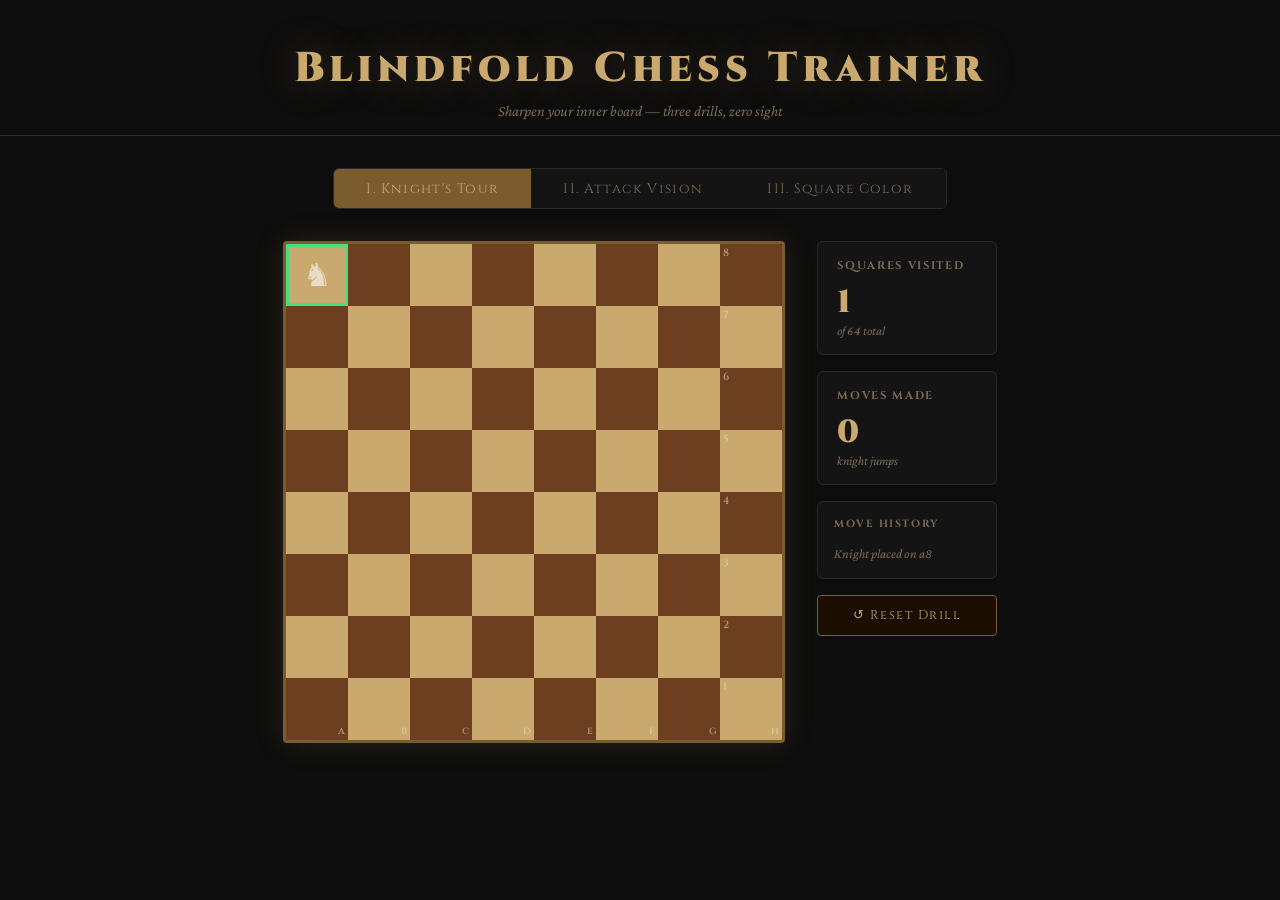
<file: index.html>
<!DOCTYPE html>
<html lang="en">
<head>
  <meta charset="UTF-8" />
  <meta name="viewport" content="width=device-width, initial-scale=1.0" />
  <title>Blindfold Chess Trainer</title>

  <link rel="preconnect" href="https://fonts.googleapis.com" />
  <link rel="preconnect" href="https://fonts.gstatic.com" crossorigin />
  <link href="https://fonts.googleapis.com/css2?family=Cinzel:wght@400;600;900&family=Crimson+Pro:ital,wght@0,300;0,400;1,300&display=swap" rel="stylesheet" />
  <link rel="stylesheet" href="styles.css" />
</head>
<body>

<header>
  <h1>Blindfold Chess Trainer</h1>
  <p>Sharpen your inner board — three drills, zero sight</p>
</header>

<nav>
  <button id="tab1" class="active" onclick="showDrill(1)">I. Knight's Tour</button>
  <button id="tab2"               onclick="showDrill(2)">II. Attack Vision</button>
  <button id="tab3"               onclick="showDrill(3)">III. Square Color</button>
</nav>

<main>

  <!-- ═══════════════════════════════════════════
       DRILL 1 — KNIGHT'S TOUR
  ═══════════════════════════════════════════ -->
  <section id="drill1" class="drill visible">
    <div class="board-area">
      <div class="board-frame">
        <div class="board" id="ktBoard"></div>
      </div>

      <div class="side-panel">
        <div class="stat-box">
          <h3>SQUARES VISITED</h3>
          <div class="value" id="ktCount">1</div>
          <div class="label">of 64 total</div>
        </div>
        <div class="stat-box">
          <h3>MOVES MADE</h3>
          <div class="value" id="ktMoves">0</div>
          <div class="label">knight jumps</div>
        </div>

        <div class="move-log" id="ktLog">
          <h3>MOVE HISTORY</h3>
          <span id="ktLogInner">Knight placed on a8</span>
        </div>

        <div id="ktBanner" class="banner">
          ♞ Tour Complete!<br/>Every square visited.
        </div>

        <button class="btn btn-reset" onclick="resetKt()">↺ Reset Drill</button>
      </div>
    </div>
  </section>

  <!-- ═══════════════════════════════════════════
       DRILL 2 — ATTACK VISION
  ═══════════════════════════════════════════ -->
  <section id="drill2" class="drill">
    <div class="attack-layout">
      <div class="board-cover-wrap">
        <div class="board-frame">
          <div class="board" id="atkBoard"></div>
        </div>
        <div class="board-cover" id="atkCover">
          <span class="cover-icon">♟</span>
          <span class="cover-text">BOARD HIDDEN</span>
        </div>
      </div>

      <div class="attack-side">
        <div class="question-card">
          <h3>THE QUESTION</h3>
          <div class="q-text" id="atkQuestion">Press "New Question" to begin.</div>
        </div>

        <div class="answer-row">
          <button class="btn btn-yes" onclick="answer(true)">✓ YES</button>
          <button class="btn btn-no"  onclick="answer(false)">✗ NO</button>
        </div>

        <div class="feedback-box empty" id="atkFeedback">Your answer will appear here.</div>

        <div class="score-row">
          <div class="score-chip correct-chip">
            <div class="num" id="scoreCorrect">0</div>
            <div class="lbl">correct</div>
          </div>
          <div class="score-chip incorrect-chip">
            <div class="num" id="scoreIncorrect">0</div>
            <div class="lbl">incorrect</div>
          </div>
        </div>

        <div style="display:flex; gap:.6rem; flex-wrap:wrap;">
          <button class="btn btn-new" onclick="newQuestion()">⟳ New Question</button>
          <button class="btn-toggle-board" id="btnToggleBoard" onclick="toggleBoard()">👁 Show Board</button>
        </div>
      </div>
    </div>
  </section>

  <!-- ═══════════════════════════════════════════
       DRILL 3 — SQUARE COLOR
  ═══════════════════════════════════════════ -->
  <section id="drill3" class="drill">
    <div class="color-drill-wrap">

      <div class="question-card">
        <h3>THE QUESTION</h3>
        <div class="q-text" id="scQuestion">Press "New Question" to begin.</div>
      </div>

      <div class="color-answer-row">
        <button class="btn btn-light-sq" onclick="colorAnswer('light')">☀ Light</button>
        <button class="btn btn-dark-sq"  onclick="colorAnswer('dark')">● Dark</button>
      </div>

      <div class="feedback-box empty" id="scFeedback">Your answer will appear here.</div>

      <div class="score-row">
        <div class="score-chip correct-chip">
          <div class="num" id="scScoreCorrect">0</div>
          <div class="lbl">correct</div>
        </div>
        <div class="score-chip incorrect-chip">
          <div class="num" id="scScoreIncorrect">0</div>
          <div class="lbl">incorrect</div>
        </div>
      </div>

      <button class="btn btn-new" onclick="newColorQuestion()">⟳ New Question</button>

    </div>
  </section>

</main>

<!-- ES module — imports chain: main → knightTour/attackVision → chess/utils -->
<script type="module" src="js/main.js"></script>

</body>
</html>
</file>
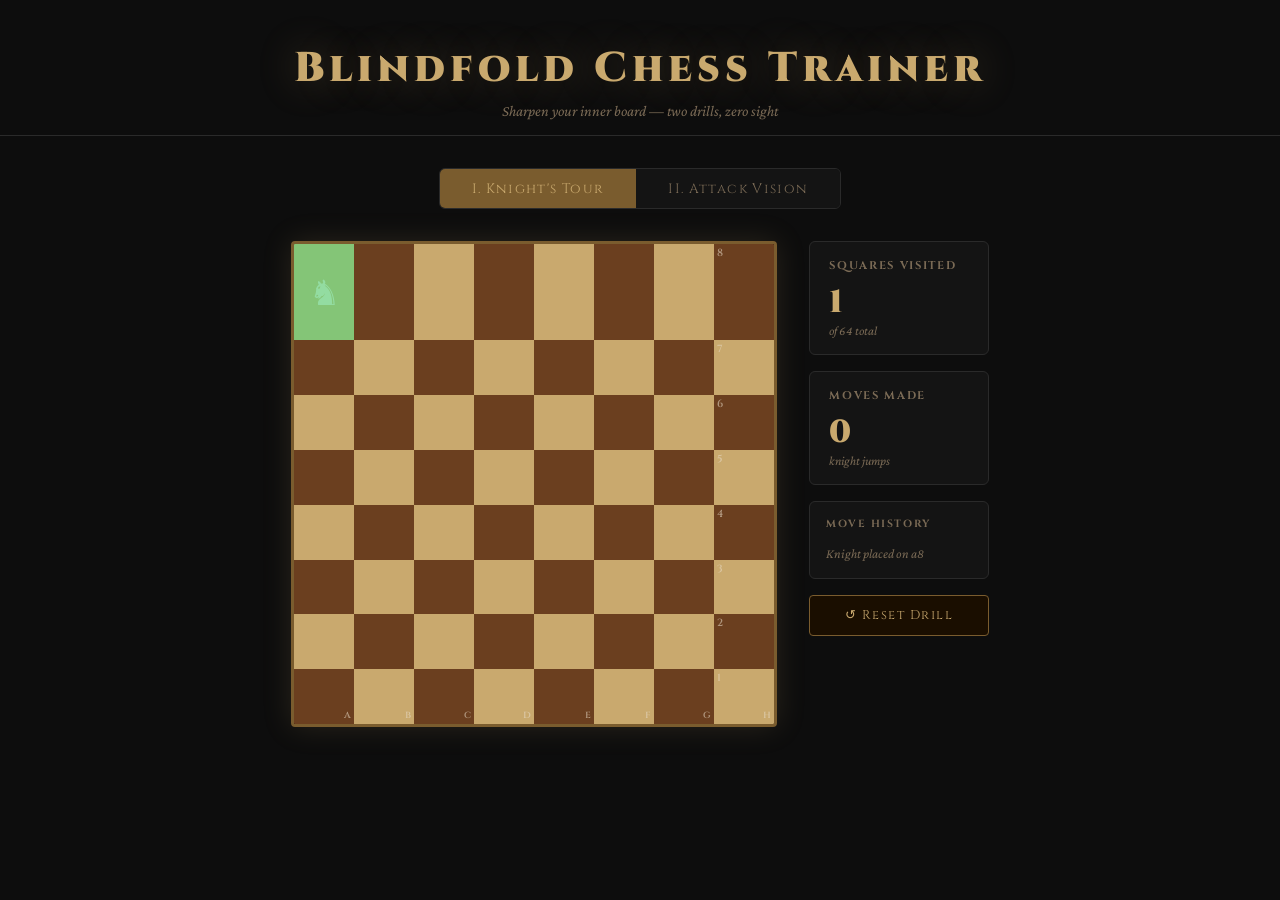
<file: chess-blindfold-trainer.html>
<!DOCTYPE html>
<html lang="en">

<head>
    <meta charset="UTF-8" />
    <meta name="viewport" content="width=device-width, initial-scale=1.0" />
    <title>Blindfold Chess Trainer</title>

    <!--
    ╔══════════════════════════════════════════════════════╗
    ║  DEPLOYMENT CONFIG                                   ║
    ║  Change BASE_URL to your domain if you go live.     ║
    ╚══════════════════════════════════════════════════════╝
  -->
    <script>
        const CONFIG = {
            BASE_URL: "http://localhost",   // ← change to "https://yourdomain.com" when hosting
            PORT: 5500,                     // ← change to 80/443 in production (or null for no port)
        };
    </script>

    <link rel="preconnect" href="https://fonts.googleapis.com" />
    <link rel="preconnect" href="https://fonts.gstatic.com" crossorigin />
    <link
        href="https://fonts.googleapis.com/css2?family=Cinzel:wght@400;600;900&family=Crimson+Pro:ital,wght@0,300;0,400;1,300&display=swap"
        rel="stylesheet" />

    <style>
        /* ── Variables ── */
        :root {
            --bg: #0d0d0d;
            --panel: #141414;
            --border: #2a2a2a;
            --light-sq: #c9a96e;
            --dark-sq: #6b3f1f;
            --highlight: #4ade8088;
            --knight-clr: #e8d5b7;
            --accent: #c9a96e;
            --accent-dim: #7a5c2e;
            --text: #e8dcc8;
            --text-dim: #7a6a55;
            --yes: #2d6a4f;
            --yes-hover: #40916c;
            --no: #7b2d2d;
            --no-hover: #c1121f;
            --correct: #52b788;
            --incorrect: #e63946;
            --attacked: rgba(255, 80, 80, 0.55);
            --safe: rgba(80, 200, 120, 0.45);
        }

        *,
        *::before,
        *::after {
            box-sizing: border-box;
            margin: 0;
            padding: 0;
        }

        body {
            background: var(--bg);
            color: var(--text);
            font-family: 'Crimson Pro', Georgia, serif;
            min-height: 100vh;
            display: flex;
            flex-direction: column;
            align-items: center;
        }

        /* ── Header ── */
        header {
            width: 100%;
            text-align: center;
            padding: 2.5rem 1rem 1rem;
            border-bottom: 1px solid var(--border);
        }

        header h1 {
            font-family: 'Cinzel', serif;
            font-weight: 900;
            font-size: clamp(1.6rem, 4vw, 2.6rem);
            letter-spacing: .12em;
            color: var(--accent);
            text-shadow: 0 0 40px rgba(201, 169, 110, .3);
        }

        header p {
            font-size: .95rem;
            color: var(--text-dim);
            font-style: italic;
            margin-top: .4rem;
        }

        /* ── Tab nav ── */
        nav {
            display: flex;
            gap: 0;
            margin: 2rem auto 0;
            border: 1px solid var(--border);
            border-radius: 6px;
            overflow: hidden;
        }

        nav button {
            font-family: 'Cinzel', serif;
            font-size: .85rem;
            letter-spacing: .1em;
            padding: .65rem 2rem;
            border: none;
            background: var(--panel);
            color: var(--text-dim);
            cursor: pointer;
            transition: background .2s, color .2s;
        }

        nav button.active {
            background: var(--accent-dim);
            color: var(--accent);
        }

        nav button:hover:not(.active) {
            background: #1e1e1e;
            color: var(--text);
        }

        /* ── Main content ── */
        main {
            width: 100%;
            max-width: 900px;
            padding: 2rem 1rem 3rem;
        }

        .drill {
            display: none;
            flex-direction: column;
            align-items: center;
            gap: 1.8rem;
        }

        .drill.visible {
            display: flex;
        }

        /* ── Board wrapper ── */
        .board-area {
            display: flex;
            gap: 2rem;
            align-items: flex-start;
            flex-wrap: wrap;
            justify-content: center;
        }

        /* ── Chessboard ── */
        .board-frame {
            border: 3px solid var(--accent-dim);
            box-shadow: 0 0 30px rgba(201, 169, 110, .15), inset 0 0 0 1px #000;
            border-radius: 4px;
            overflow: hidden;
        }

        .board {
            display: grid;
            grid-template-columns: repeat(8, 1fr);
            width: min(72vw, 480px);
            height: min(72vw, 480px);
        }

        .sq {
            position: relative;
            display: flex;
            align-items: center;
            justify-content: center;
            font-size: clamp(1.6rem, 5vw, 2.2rem);
            cursor: default;
            transition: background .15s;
            user-select: none;
        }

        .sq.light {
            background: var(--light-sq);
        }

        .sq.dark {
            background: var(--dark-sq);
        }

        .sq.visited::after {
            content: '';
            position: absolute;
            inset: 0;
            background: var(--highlight);
            pointer-events: none;
        }

        .sq.clickable {
            cursor: pointer;
        }

        .sq.clickable:hover {
            filter: brightness(1.25);
        }

        /* attack-drill overlays */
        .sq.attacked-sq::after {
            content: '';
            position: absolute;
            inset: 0;
            background: var(--attacked);
            pointer-events: none;
        }

        .sq.safe-sq::after {
            content: '';
            position: absolute;
            inset: 0;
            background: var(--safe);
            pointer-events: none;
        }

        /* coord labels */
        .sq .coord {
            position: absolute;
            font-size: clamp(.45rem, 1.1vw, .65rem);
            font-family: 'Cinzel', serif;
            font-weight: 600;
            opacity: .55;
            pointer-events: none;
        }

        .sq .coord.file {
            bottom: 2px;
            right: 3px;
        }

        .sq .coord.rank {
            top: 2px;
            left: 3px;
        }

        /* ── Side panel ── */
        .side-panel {
            display: flex;
            flex-direction: column;
            gap: 1rem;
            min-width: 180px;
            max-width: 220px;
        }

        .stat-box {
            background: var(--panel);
            border: 1px solid var(--border);
            border-radius: 6px;
            padding: 1rem 1.2rem;
        }

        .stat-box h3 {
            font-family: 'Cinzel', serif;
            font-size: .7rem;
            letter-spacing: .15em;
            color: var(--text-dim);
            margin-bottom: .5rem;
        }

        .stat-box .value {
            font-family: 'Cinzel', serif;
            font-size: 2rem;
            font-weight: 900;
            color: var(--accent);
        }

        .stat-box .label {
            font-size: .8rem;
            color: var(--text-dim);
            font-style: italic;
        }

        /* ── Buttons ── */
        .btn {
            font-family: 'Cinzel', serif;
            font-size: .8rem;
            letter-spacing: .12em;
            padding: .7rem 1.4rem;
            border: 1px solid var(--border);
            border-radius: 4px;
            cursor: pointer;
            transition: background .2s, color .2s, border-color .2s, transform .1s;
            background: var(--panel);
            color: var(--text);
        }

        .btn:hover {
            background: #222;
            border-color: var(--accent-dim);
            color: var(--accent);
        }

        .btn:active {
            transform: scale(.97);
        }

        .btn-reset {
            background: #1a0e00;
            border-color: var(--accent-dim);
            color: var(--accent);
            width: 100%;
        }

        .btn-reset:hover {
            background: #2a1800;
        }

        .btn-yes {
            background: var(--yes);
            border-color: #1b4332;
            color: #b7e4c7;
            flex: 1;
            font-size: .9rem;
            padding: .9rem;
        }

        .btn-yes:hover {
            background: var(--yes-hover);
            color: #fff;
            border-color: var(--yes-hover);
        }

        .btn-no {
            background: var(--no);
            border-color: #4a0e0e;
            color: #f4a5ae;
            flex: 1;
            font-size: .9rem;
            padding: .9rem;
        }

        .btn-no:hover {
            background: var(--no-hover);
            color: #fff;
            border-color: var(--no-hover);
        }

        .btn-new {
            background: #0f0f0f;
            border: 1px solid var(--accent-dim);
            color: var(--accent);
            padding: .7rem 1.6rem;
        }

        /* ── Attack drill layout ── */
        .attack-layout {
            display: flex;
            gap: 2rem;
            flex-wrap: wrap;
            justify-content: center;
            align-items: flex-start;
        }

        .attack-side {
            display: flex;
            flex-direction: column;
            gap: 1rem;
            min-width: 200px;
            max-width: 240px;
        }

        .question-card {
            background: var(--panel);
            border: 1px solid var(--border);
            border-radius: 8px;
            padding: 1.2rem 1.4rem;
            line-height: 1.7;
        }

        .question-card h3 {
            font-family: 'Cinzel', serif;
            font-size: .65rem;
            letter-spacing: .18em;
            color: var(--text-dim);
            margin-bottom: .7rem;
        }

        .question-card .q-text {
            font-size: 1.05rem;
            color: var(--text);
        }

        .question-card .q-text strong {
            color: var(--accent);
            font-style: normal;
        }

        .answer-row {
            display: flex;
            gap: .8rem;
        }

        .feedback-box {
            border-radius: 6px;
            padding: .9rem 1.2rem;
            font-size: .95rem;
            font-weight: 300;
            line-height: 1.5;
            min-height: 3.5rem;
            transition: all .3s;
            border: 1px solid transparent;
        }

        .feedback-box.correct {
            background: rgba(82, 183, 136, .12);
            border-color: var(--correct);
            color: var(--correct);
        }

        .feedback-box.incorrect {
            background: rgba(230, 57, 70, .12);
            border-color: var(--incorrect);
            color: var(--incorrect);
        }

        .feedback-box.empty {
            background: var(--panel);
            border-color: var(--border);
            color: var(--text-dim);
            font-style: italic;
        }

        .score-row {
            display: flex;
            gap: .8rem;
        }

        .score-chip {
            flex: 1;
            background: var(--panel);
            border: 1px solid var(--border);
            border-radius: 6px;
            padding: .6rem .8rem;
            text-align: center;
        }

        .score-chip .num {
            font-family: 'Cinzel', serif;
            font-size: 1.5rem;
            font-weight: 900;
        }

        .score-chip .lbl {
            font-size: .72rem;
            color: var(--text-dim);
            font-style: italic;
        }

        .score-chip.correct-chip .num {
            color: var(--correct);
        }

        .score-chip.incorrect-chip .num {
            color: var(--incorrect);
        }

        /* ── Board visibility toggle (Drill 2) ── */
        .board-cover-wrap {
            position: relative;
        }

        .board-cover {
            position: absolute;
            inset: 0;
            background: #0d0d0d;
            display: flex;
            flex-direction: column;
            align-items: center;
            justify-content: center;
            gap: .8rem;
            z-index: 10;
            border-radius: 4px;
            transition: opacity .3s;
        }

        .board-cover .cover-icon {
            font-size: 2.8rem;
            opacity: .35;
        }

        .board-cover .cover-text {
            font-family: 'Cinzel', serif;
            font-size: .7rem;
            letter-spacing: .18em;
            color: var(--text-dim);
        }

        .board-cover.hidden {
            display: none;
        }

        .btn-toggle-board {
            font-family: 'Cinzel', serif;
            font-size: .75rem;
            letter-spacing: .12em;
            padding: .55rem 1.1rem;
            border: 1px solid var(--accent-dim);
            border-radius: 4px;
            cursor: pointer;
            background: #1a0e00;
            color: var(--accent);
            transition: background .2s, color .2s;
            align-self: flex-start;
        }

        .btn-toggle-board:hover {
            background: #2a1800;
        }

        /* ── Success banner ── */
        .banner {
            background: linear-gradient(135deg, #1a3a1a, #0f2a0f);
            border: 1px solid var(--correct);
            border-radius: 8px;
            padding: 1.2rem 1.6rem;
            text-align: center;
            color: var(--correct);
            font-family: 'Cinzel', serif;
            font-size: 1rem;
            letter-spacing: .08em;
            display: none;
        }

        .banner.show {
            display: block;
        }

        /* ── Move log ── */
        .move-log {
            background: var(--panel);
            border: 1px solid var(--border);
            border-radius: 6px;
            padding: .8rem 1rem;
            max-height: 200px;
            overflow-y: auto;
            font-size: .82rem;
            color: var(--text-dim);
            font-style: italic;
            line-height: 1.8;
        }

        .move-log h3 {
            font-family: 'Cinzel', serif;
            font-size: .65rem;
            letter-spacing: .15em;
            color: var(--text-dim);
            margin-bottom: .5rem;
            font-style: normal;
        }

        /* scrollbar */
        ::-webkit-scrollbar {
            width: 6px;
        }

        ::-webkit-scrollbar-track {
            background: #0d0d0d;
        }

        ::-webkit-scrollbar-thumb {
            background: var(--accent-dim);
            border-radius: 3px;
        }

        @media (max-width: 540px) {
            .board {
                width: 90vw;
                height: 90vw;
            }

            nav button {
                padding: .55rem 1.1rem;
                font-size: .75rem;
            }
        }
    </style>
</head>

<body>

    <header>
        <h1>Blindfold Chess Trainer</h1>
        <p>Sharpen your inner board — two drills, zero sight</p>
    </header>

    <nav>
        <button id="tab1" class="active" onclick="showDrill(1)">I. Knight's Tour</button>
        <button id="tab2" onclick="showDrill(2)">II. Attack Vision</button>
    </nav>

    <main>

        <!-- ═══════════════════════════════════════════
       DRILL 1 — KNIGHT'S TOUR
  ═══════════════════════════════════════════ -->
        <section id="drill1" class="drill visible">
            <div class="board-area">
                <div class="board-frame">
                    <div class="board" id="ktBoard"></div>
                </div>

                <div class="side-panel">
                    <div class="stat-box">
                        <h3>SQUARES VISITED</h3>
                        <div class="value" id="ktCount">1</div>
                        <div class="label">of 64 total</div>
                    </div>
                    <div class="stat-box">
                        <h3>MOVES MADE</h3>
                        <div class="value" id="ktMoves">0</div>
                        <div class="label">knight jumps</div>
                    </div>

                    <div class="move-log" id="ktLog">
                        <h3>MOVE HISTORY</h3>
                        <span id="ktLogInner">Knight placed on a8</span>
                    </div>

                    <div id="ktBanner" class="banner">
                        ♞ Tour Complete!<br />Every square visited.
                    </div>

                    <button class="btn btn-reset" onclick="resetKt()">↺ Reset Drill</button>
                </div>
            </div>
        </section>

        <!-- ═══════════════════════════════════════════
       DRILL 2 — ATTACK VISION
  ═══════════════════════════════════════════ -->
        <section id="drill2" class="drill">
            <div class="attack-layout">
                <div class="board-cover-wrap">
                    <div class="board-frame">
                        <div class="board" id="atkBoard"></div>
                    </div>
                    <div class="board-cover" id="atkCover">
                        <span class="cover-icon">♟</span>
                        <span class="cover-text">BOARD HIDDEN</span>
                    </div>
                </div>

                <div class="attack-side">
                    <div class="question-card">
                        <h3>THE QUESTION</h3>
                        <div class="q-text" id="atkQuestion">Press "New Question" to begin.</div>
                    </div>

                    <div class="answer-row">
                        <button class="btn btn-yes" onclick="answer(true)">✓ YES</button>
                        <button class="btn btn-no" onclick="answer(false)">✗ NO</button>
                    </div>

                    <div class="feedback-box empty" id="atkFeedback">Your answer will appear here.</div>

                    <div class="score-row">
                        <div class="score-chip correct-chip">
                            <div class="num" id="scoreCorrect">0</div>
                            <div class="lbl">correct</div>
                        </div>
                        <div class="score-chip incorrect-chip">
                            <div class="num" id="scoreIncorrect">0</div>
                            <div class="lbl">incorrect</div>
                        </div>
                    </div>

                    <div style="display:flex; gap:.6rem; flex-wrap:wrap;">
                        <button class="btn btn-new" onclick="newQuestion()">⟳ New Question</button>
                        <button class="btn-toggle-board" id="btnToggleBoard" onclick="toggleBoard()">👁 Show
                            Board</button>
                    </div>
                </div>
            </div>
        </section>

    </main>

    <script>
        // ════════════════════════════════════════════════════════
        // UTILITIES
        // ════════════════════════════════════════════════════════
        const FILES = ['a', 'b', 'c', 'd', 'e', 'f', 'g', 'h'];

        function sqName(col, row) {
            // col 0-7 (a-h), row 0-7 (rank 8 at top → rank 1 at bottom visually)
            return FILES[col] + (8 - row);
        }

        function idx(col, row) { return row * 8 + col; }

        // ════════════════════════════════════════════════════════
        // TAB SWITCHING
        // ════════════════════════════════════════════════════════
        function showDrill(n) {
            document.querySelectorAll('.drill').forEach(d => d.classList.remove('visible'));
            document.querySelectorAll('nav button').forEach(b => b.classList.remove('active'));
            document.getElementById('drill' + n).classList.add('visible');
            document.getElementById('tab' + n).classList.add('active');
        }

        // ════════════════════════════════════════════════════════
        // DRILL 1 — KNIGHT'S TOUR
        // ════════════════════════════════════════════════════════
        let ktVisited = new Set();
        let ktCurrent = null; // {col, row}
        let ktMoveCount = 0;
        let ktMoveHistory = [];

        const KT_DELTAS = [
            [-2, -1], [-2, 1], [-1, -2], [-1, 2],
            [1, -2], [1, 2], [2, -1], [2, 1]
        ];

        function knightMoves(col, row) {
            return KT_DELTAS.map(([dc, dr]) => ({ col: col + dc, row: row + dr }))
                .filter(p => p.col >= 0 && p.col < 8 && p.row >= 0 && p.row < 8);
        }

        function buildKtBoard() {
            const board = document.getElementById('ktBoard');
            board.innerHTML = '';
            for (let r = 0; r < 8; r++) {
                for (let c = 0; c < 8; c++) {
                    const sq = document.createElement('div');
                    sq.className = 'sq ' + ((r + c) % 2 === 0 ? 'light' : 'dark');
                    sq.id = 'kt-' + idx(c, r);
                    sq.dataset.col = c;
                    sq.dataset.row = r;

                    // coord labels
                    if (c === 7) {
                        const rankEl = document.createElement('span');
                        rankEl.className = 'coord rank';
                        rankEl.textContent = 8 - r;
                        sq.appendChild(rankEl);
                    }
                    if (r === 7) {
                        const fileEl = document.createElement('span');
                        fileEl.className = 'coord file';
                        fileEl.textContent = FILES[c];
                        sq.appendChild(fileEl);
                    }

                    sq.addEventListener('click', ktClick);
                    board.appendChild(sq);
                }
            }
            ktVisited.clear();
            ktCurrent = { col: 0, row: 0 }; // a8 = top-left
            ktMoveCount = 0;
            ktMoveHistory = ['♞ → a8'];
            ktVisited.add(idx(0, 0));
            renderKtBoard();
            document.getElementById('ktCount').textContent = '1';
            document.getElementById('ktMoves').textContent = '0';
            document.getElementById('ktLogInner').textContent = 'Knight placed on a8';
            document.getElementById('ktBanner').classList.remove('show');
        }

        function renderKtBoard() {
            const validMoves = knightMoves(ktCurrent.col, ktCurrent.row)
                .filter(p => !ktVisited.has(idx(p.col, p.row)));

            for (let r = 0; r < 8; r++) {
                for (let c = 0; c < 8; c++) {
                    const sq = document.getElementById('kt-' + idx(c, r));
                    sq.classList.remove('visited', 'clickable');
                    // Clear knight glyph
                    const glyph = sq.querySelector('.piece');
                    if (glyph) glyph.remove();

                    if (ktVisited.has(idx(c, r))) {
                        sq.classList.add('visited');
                    }
                    if (c === ktCurrent.col && r === ktCurrent.row) {
                        const span = document.createElement('span');
                        span.className = 'piece';
                        span.textContent = '♞';
                        sq.appendChild(span);
                    }
                    const isValid = validMoves.some(p => p.col === c && p.row === r);
                    if (isValid) sq.classList.add('clickable');
                }
            }
        }

        function ktClick(e) {
            const sq = e.currentTarget;
            const col = parseInt(sq.dataset.col);
            const row = parseInt(sq.dataset.row);
            if (!sq.classList.contains('clickable')) return;

            ktCurrent = { col, row };
            ktVisited.add(idx(col, row));
            ktMoveCount++;

            const name = sqName(col, row);
            ktMoveHistory.push(name);

            document.getElementById('ktCount').textContent = ktVisited.size;
            document.getElementById('ktMoves').textContent = ktMoveCount;
            document.getElementById('ktLogInner').textContent = ktMoveHistory.join(' → ');

            renderKtBoard();

            if (ktVisited.size === 64) {
                document.getElementById('ktBanner').classList.add('show');
            }
        }

        function resetKt() {
            buildKtBoard();
        }

        // ════════════════════════════════════════════════════════
        // DRILL 2 — ATTACK VISION
        // ════════════════════════════════════════════════════════
        const PIECES = ['♟ Pawn', '♜ Rook', '♝ Bishop', '♛ Queen', '♞ Knight', '♚ King'];
        const PIECE_NAMES = ['Pawn', 'Rook', 'Bishop', 'Queen', 'Knight', 'King'];

        let atkPiece = null;      // e.g. 'Queen'
        let atkFrom = null;      // {col, row}
        let atkTarget = null;     // {col, row}
        let atkAnswer = null;     // true if piece attacks target
        let atkAnswered = false;
        let scoreCorrect = 0;
        let scoreIncorrect = 0;
        let boardVisible = false; // board is hidden by default

        function toggleBoard() {
            boardVisible = !boardVisible;
            const cover = document.getElementById('atkCover');
            const btn = document.getElementById('btnToggleBoard');
            if (boardVisible) {
                cover.classList.add('hidden');
                btn.textContent = '🙈 Hide Board';
                // If already answered, make sure reveal overlay is shown
                if (atkAnswered) renderAtkBoard(true);
                else renderAtkBoard(false);
            } else {
                cover.classList.remove('hidden');
                btn.textContent = '👁 Show Board';
            }
        }

        function buildAtkBoard() {
            const board = document.getElementById('atkBoard');
            board.innerHTML = '';
            for (let r = 0; r < 8; r++) {
                for (let c = 0; c < 8; c++) {
                    const sq = document.createElement('div');
                    sq.className = 'sq ' + ((r + c) % 2 === 0 ? 'light' : 'dark');
                    sq.id = 'atk-' + idx(c, r);

                    if (c === 7) {
                        const rankEl = document.createElement('span');
                        rankEl.className = 'coord rank';
                        rankEl.textContent = 8 - r;
                        sq.appendChild(rankEl);
                    }
                    if (r === 7) {
                        const fileEl = document.createElement('span');
                        fileEl.className = 'coord file';
                        fileEl.textContent = FILES[c];
                        sq.appendChild(fileEl);
                    }
                    board.appendChild(sq);
                }
            }
        }

        function randInt(n) { return Math.floor(Math.random() * n); }

        function getAttackedSquares(piece, col, row) {
            const squares = [];
            const dirs = {
                Rook: [[1, 0], [-1, 0], [0, 1], [0, -1]],
                Bishop: [[1, 1], [1, -1], [-1, 1], [-1, -1]],
                Queen: [[1, 0], [-1, 0], [0, 1], [0, -1], [1, 1], [1, -1], [-1, 1], [-1, -1]],
                King: [[1, 0], [-1, 0], [0, 1], [0, -1], [1, 1], [1, -1], [-1, 1], [-1, -1]],
                Knight: [[-2, -1], [-2, 1], [-1, -2], [-1, 2], [1, -2], [1, 2], [2, -1], [2, 1]],
                Pawn: [[1, -1], [-1, -1]] // white pawn attacks diagonally upward (row decreases)
            };

            if (piece === 'Knight' || piece === 'King' || piece === 'Pawn') {
                for (const [dc, dr] of dirs[piece]) {
                    const nc = col + dc, nr = row + dr;
                    if (nc >= 0 && nc < 8 && nr >= 0 && nr < 8) squares.push({ col: nc, row: nr });
                }
            } else {
                // sliding pieces
                for (const [dc, dr] of dirs[piece]) {
                    let nc = col + dc, nr = row + dr;
                    while (nc >= 0 && nc < 8 && nr >= 0 && nr < 8) {
                        squares.push({ col: nc, row: nr });
                        nc += dc; nr += dr;
                    }
                }
            }
            return squares;
        }

        function isAttacked(piece, fromCol, fromRow, targetCol, targetRow) {
            return getAttackedSquares(piece, fromCol, fromRow)
                .some(s => s.col === targetCol && s.row === targetRow);
        }

        function newQuestion() {
            atkAnswered = false;

            // Pick random piece
            const pi = randInt(PIECE_NAMES.length);
            atkPiece = PIECE_NAMES[pi];

            // Pick random from-square
            atkFrom = { col: randInt(8), row: randInt(8) };

            // Decide: 50% chance the target IS attacked, 50% not
            const shouldAttack = Math.random() < 0.5;

            const attacked = getAttackedSquares(atkPiece, atkFrom.col, atkFrom.row);

            if (shouldAttack && attacked.length > 0) {
                // Pick a random attacked square as target
                const choice = attacked[randInt(attacked.length)];
                atkTarget = choice;
                atkAnswer = true;
            } else {
                // Pick a non-attacked square (not the from square)
                const all = [];
                for (let r = 0; r < 8; r++)
                    for (let c = 0; c < 8; c++)
                        if (!(c === atkFrom.col && r === atkFrom.row) &&
                            !attacked.some(s => s.col === c && s.row === r))
                            all.push({ col: c, row: r });

                if (all.length === 0) {
                    // Fallback: just pick an attacked square
                    atkTarget = attacked[randInt(attacked.length)] || { col: 0, row: 0 };
                    atkAnswer = true;
                } else {
                    atkTarget = all[randInt(all.length)];
                    atkAnswer = false;
                }
            }

            // Update UI
            const fromName = sqName(atkFrom.col, atkFrom.row);
            const targetName = sqName(atkTarget.col, atkTarget.row);
            const pieceIcon = PIECES[pi].split(' ')[0];
            const pieceName = PIECES[pi].split(' ')[1];

            document.getElementById('atkQuestion').innerHTML =
                `A <strong>${pieceIcon} ${pieceName}</strong> is on <strong>${fromName}</strong>.<br>
     Does it attack <strong>${targetName}</strong>?`;

            // Feedback reset
            const fb = document.getElementById('atkFeedback');
            fb.className = 'feedback-box empty';
            fb.textContent = 'Your answer will appear here.';

            // Render board (only draw pieces/state; cover handles visibility)
            renderAtkBoard(false);
        }

        function renderAtkBoard(reveal) {
            for (let r = 0; r < 8; r++) {
                for (let c = 0; c < 8; c++) {
                    const sq = document.getElementById('atk-' + idx(c, r));
                    sq.classList.remove('attacked-sq', 'safe-sq');
                    const piece = sq.querySelector('.piece');
                    if (piece) piece.remove();

                    if (c === atkFrom?.col && r === atkFrom?.row) {
                        const span = document.createElement('span');
                        span.className = 'piece';
                        span.textContent = atkPiece ? PIECES[PIECE_NAMES.indexOf(atkPiece)].split(' ')[0] : '';
                        sq.appendChild(span);
                    }
                    if (c === atkTarget?.col && r === atkTarget?.row) {
                        const span = document.createElement('span');
                        span.className = 'piece';
                        span.textContent = '◎';
                        span.style.fontSize = 'clamp(1rem,3vw,1.4rem)';
                        span.style.color = '#fff';
                        span.style.opacity = '.6';
                        sq.appendChild(span);
                    }

                    if (reveal) {
                        // highlight all attacked squares
                        const attacked = getAttackedSquares(atkPiece, atkFrom.col, atkFrom.row);
                        if (attacked.some(s => s.col === c && s.row === r)) {
                            sq.classList.add('attacked-sq');
                        }
                    }
                }
            }
        }

        function answer(userSays) {
            if (!atkPiece || atkAnswered) return;
            atkAnswered = true;

            const correct = (userSays === atkAnswer);
            const fb = document.getElementById('atkFeedback');

            if (correct) {
                scoreCorrect++;
                fb.className = 'feedback-box correct';
                fb.textContent = '✓ Correct! ' + (atkAnswer
                    ? `The ${atkPiece} on ${sqName(atkFrom.col, atkFrom.row)} does attack ${sqName(atkTarget.col, atkTarget.row)}.`
                    : `The ${atkPiece} on ${sqName(atkFrom.col, atkFrom.row)} does NOT attack ${sqName(atkTarget.col, atkTarget.row)}.`);
            } else {
                scoreIncorrect++;
                fb.className = 'feedback-box incorrect';
                fb.textContent = '✗ Wrong. ' + (atkAnswer
                    ? `The ${atkPiece} on ${sqName(atkFrom.col, atkFrom.row)} DOES attack ${sqName(atkTarget.col, atkTarget.row)}.`
                    : `The ${atkPiece} on ${sqName(atkFrom.col, atkFrom.row)} does NOT attack ${sqName(atkTarget.col, atkTarget.row)}.`);
            }

            document.getElementById('scoreCorrect').textContent = scoreCorrect;
            document.getElementById('scoreIncorrect').textContent = scoreIncorrect;

            // Reveal attacked squares — but only if the board is currently visible
            if (boardVisible) renderAtkBoard(true);
        }

        // ════════════════════════════════════════════════════════
        // INIT
        // ════════════════════════════════════════════════════════
        buildKtBoard();
        buildAtkBoard();
    </script>
</body>

</html>
</file>
<file: styles.css>
/* ════════════════════════════════════════════
   styles.css — Blindfold Chess Trainer
   ════════════════════════════════════════════ */

/* ── Variables ── */
:root {
  --bg:          #0d0d0d;
  --panel:       #141414;
  --border:      #2a2a2a;
  --light-sq:    #c9a96e;
  --dark-sq:     #6b3f1f;

  --accent:      #c9a96e;
  --accent-dim:  #7a5c2e;
  --text:        #e8dcc8;
  --text-dim:    #7a6a55;
  --yes:         #2d6a4f;
  --yes-hover:   #40916c;
  --no:          #7b2d2d;
  --no-hover:    #c1121f;
  --correct:     #52b788;
  --incorrect:   #e63946;
  --attacked:    rgba(255,80,80,0.55);
  --safe:        rgba(80,200,120,0.45);
}

*, *::before, *::after { box-sizing: border-box; margin: 0; padding: 0; }

body {
  background: var(--bg);
  color: var(--text);
  font-family: 'Crimson Pro', Georgia, serif;
  min-height: 100vh;
  display: flex;
  flex-direction: column;
  align-items: center;
}

/* ── Header ── */
header {
  width: 100%;
  text-align: center;
  padding: 2.5rem 1rem 1rem;
  border-bottom: 1px solid var(--border);
}
header h1 {
  font-family: 'Cinzel', serif;
  font-weight: 900;
  font-size: clamp(1.6rem, 4vw, 2.6rem);
  letter-spacing: .12em;
  color: var(--accent);
  text-shadow: 0 0 40px rgba(201,169,110,.3);
}
header p {
  font-size: .95rem;
  color: var(--text-dim);
  font-style: italic;
  margin-top: .4rem;
}

/* ── Tab nav ── */
nav {
  display: flex;
  gap: 0;
  margin: 2rem auto 0;
  border: 1px solid var(--border);
  border-radius: 6px;
  overflow: hidden;
}
nav button {
  font-family: 'Cinzel', serif;
  font-size: .85rem;
  letter-spacing: .1em;
  padding: .65rem 2rem;
  border: none;
  background: var(--panel);
  color: var(--text-dim);
  cursor: pointer;
  transition: background .2s, color .2s;
}
nav button.active {
  background: var(--accent-dim);
  color: var(--accent);
}
nav button:hover:not(.active) { background: #1e1e1e; color: var(--text); }

/* ── Main content ── */
main {
  width: 100%;
  max-width: 900px;
  padding: 2rem 1rem 3rem;
}

.drill { display: none; flex-direction: column; align-items: center; gap: 1.8rem; }
.drill.visible { display: flex; }

/* ── Board wrapper ── */
.board-area {
  display: flex;
  gap: 2rem;
  align-items: flex-start;
  flex-wrap: wrap;
  justify-content: center;
}

/* ── Chessboard ── */
.board-frame {
  border: 3px solid var(--accent-dim);
  box-shadow: 0 0 30px rgba(201,169,110,.15), inset 0 0 0 1px #000;
  border-radius: 4px;
  overflow: hidden;
}
.board {
  display: grid;
  grid-template-columns: repeat(8, 62px);
  grid-template-rows:    repeat(8, 62px);
}
.sq {
  position: relative;
  display: flex;
  align-items: center;
  justify-content: center;
  width: 62px;
  height: 62px;
  font-size: 2rem;
  cursor: default;
  user-select: none;
  /* inset box-shadow used for the visited border — keeps layout stable */
  box-shadow: none;
  transition: box-shadow .15s;
}
.sq.light { background: var(--light-sq); }
.sq.dark  { background: var(--dark-sq);  }

/* visited: green inset border instead of a full overlay */
.sq.visited {
  box-shadow: inset 0 0 0 3px #4ade80;
}
.sq.clickable { cursor: pointer; }
.sq.clickable:hover { filter: brightness(1.25); }

/* Attack-drill overlays */
.sq.attacked-sq::after {
  content: '';
  position: absolute;
  inset: 0;
  background: var(--attacked);
  pointer-events: none;
}
.sq.safe-sq::after {
  content: '';
  position: absolute;
  inset: 0;
  background: var(--safe);
  pointer-events: none;
}

/* Coordinate labels */
.sq .coord {
  position: absolute;
  font-size: clamp(.45rem, 1.1vw, .65rem);
  font-family: 'Cinzel', serif;
  font-weight: 600;
  opacity: .55;
  pointer-events: none;
}
.sq .coord.file { bottom: 2px; right: 3px; }
.sq .coord.rank { top: 2px;   left: 3px; }

/* ── Side panel (Drill 1) ── */
.side-panel {
  display: flex;
  flex-direction: column;
  gap: 1rem;
  min-width: 180px;
  max-width: 220px;
}

.stat-box {
  background: var(--panel);
  border: 1px solid var(--border);
  border-radius: 6px;
  padding: 1rem 1.2rem;
}
.stat-box h3 {
  font-family: 'Cinzel', serif;
  font-size: .7rem;
  letter-spacing: .15em;
  color: var(--text-dim);
  margin-bottom: .5rem;
}
.stat-box .value {
  font-family: 'Cinzel', serif;
  font-size: 2rem;
  font-weight: 900;
  color: var(--accent);
}
.stat-box .label {
  font-size: .8rem;
  color: var(--text-dim);
  font-style: italic;
}

/* ── Buttons ── */
.btn {
  font-family: 'Cinzel', serif;
  font-size: .8rem;
  letter-spacing: .12em;
  padding: .7rem 1.4rem;
  border: 1px solid var(--border);
  border-radius: 4px;
  cursor: pointer;
  transition: background .2s, color .2s, border-color .2s, transform .1s;
  background: var(--panel);
  color: var(--text);
}
.btn:hover { background: #222; border-color: var(--accent-dim); color: var(--accent); }
.btn:active { transform: scale(.97); }

.btn-reset {
  background: #1a0e00;
  border-color: var(--accent-dim);
  color: var(--accent);
  width: 100%;
}
.btn-reset:hover { background: #2a1800; }

.btn-yes {
  background: var(--yes);
  border-color: #1b4332;
  color: #b7e4c7;
  flex: 1;
  font-size: .9rem;
  padding: .9rem;
}
.btn-yes:hover { background: var(--yes-hover); color: #fff; border-color: var(--yes-hover); }

.btn-no {
  background: var(--no);
  border-color: #4a0e0e;
  color: #f4a5ae;
  flex: 1;
  font-size: .9rem;
  padding: .9rem;
}
.btn-no:hover { background: var(--no-hover); color: #fff; border-color: var(--no-hover); }

.btn-new {
  background: #0f0f0f;
  border: 1px solid var(--accent-dim);
  color: var(--accent);
  padding: .7rem 1.6rem;
}

/* ── Attack drill layout ── */
.attack-layout {
  display: flex;
  gap: 2rem;
  flex-wrap: wrap;
  justify-content: center;
  align-items: flex-start;
}
.attack-side {
  display: flex;
  flex-direction: column;
  gap: 1rem;
  min-width: 200px;
  max-width: 240px;
}

/* ── Board visibility toggle (Drill 2) ── */
.board-cover-wrap {
  position: relative;
}
.board-cover {
  position: absolute;
  inset: 0;
  background: #0d0d0d;
  display: flex;
  flex-direction: column;
  align-items: center;
  justify-content: center;
  gap: .8rem;
  z-index: 10;
  border-radius: 4px;
  transition: opacity .3s;
}
.board-cover .cover-icon {
  font-size: 2.8rem;
  opacity: .35;
}
.board-cover .cover-text {
  font-family: 'Cinzel', serif;
  font-size: .7rem;
  letter-spacing: .18em;
  color: var(--text-dim);
}
.board-cover.hidden { display: none; }

.btn-toggle-board {
  font-family: 'Cinzel', serif;
  font-size: .75rem;
  letter-spacing: .12em;
  padding: .55rem 1.1rem;
  border: 1px solid var(--accent-dim);
  border-radius: 4px;
  cursor: pointer;
  background: #1a0e00;
  color: var(--accent);
  transition: background .2s, color .2s;
  align-self: flex-start;
}
.btn-toggle-board:hover { background: #2a1800; }

/* ── Question card ── */
.question-card {
  background: var(--panel);
  border: 1px solid var(--border);
  border-radius: 8px;
  padding: 1.2rem 1.4rem;
  line-height: 1.7;
}
.question-card h3 {
  font-family: 'Cinzel', serif;
  font-size: .65rem;
  letter-spacing: .18em;
  color: var(--text-dim);
  margin-bottom: .7rem;
}
.question-card .q-text {
  font-size: 1.05rem;
  color: var(--text);
}
.question-card .q-text strong {
  color: var(--accent);
  font-style: normal;
}

.answer-row { display: flex; gap: .8rem; }

.feedback-box {
  border-radius: 6px;
  padding: .9rem 1.2rem;
  font-size: .95rem;
  font-weight: 300;
  line-height: 1.5;
  min-height: 3.5rem;
  transition: all .3s;
  border: 1px solid transparent;
}
.feedback-box.correct   { background: rgba(82,183,136,.12); border-color: var(--correct);   color: var(--correct);   }
.feedback-box.incorrect { background: rgba(230,57,70,.12);  border-color: var(--incorrect); color: var(--incorrect); }
.feedback-box.empty     { background: var(--panel); border-color: var(--border); color: var(--text-dim); font-style: italic; }

.score-row { display: flex; gap: .8rem; }
.score-chip {
  flex: 1;
  background: var(--panel);
  border: 1px solid var(--border);
  border-radius: 6px;
  padding: .6rem .8rem;
  text-align: center;
}
.score-chip .num {
  font-family: 'Cinzel', serif;
  font-size: 1.5rem;
  font-weight: 900;
}
.score-chip .lbl {
  font-size: .72rem;
  color: var(--text-dim);
  font-style: italic;
}
.score-chip.correct-chip   .num { color: var(--correct);   }
.score-chip.incorrect-chip .num { color: var(--incorrect); }

/* ── Success banner (Drill 1) ── */
.banner {
  background: linear-gradient(135deg, #1a3a1a, #0f2a0f);
  border: 1px solid var(--correct);
  border-radius: 8px;
  padding: 1.2rem 1.6rem;
  text-align: center;
  color: var(--correct);
  font-family: 'Cinzel', serif;
  font-size: 1rem;
  letter-spacing: .08em;
  display: none;
}
.banner.show { display: block; }

/* ── Move log (Drill 1) ── */
.move-log {
  background: var(--panel);
  border: 1px solid var(--border);
  border-radius: 6px;
  padding: .8rem 1rem;
  max-height: 200px;
  overflow-y: auto;
  font-size: .82rem;
  color: var(--text-dim);
  font-style: italic;
  line-height: 1.8;
}
.move-log h3 {
  font-family: 'Cinzel', serif;
  font-size: .65rem;
  letter-spacing: .15em;
  color: var(--text-dim);
  margin-bottom: .5rem;
  font-style: normal;
}

/* ── Drill 3 — Square Color ── */
.color-drill-wrap {
  display: flex;
  flex-direction: column;
  align-items: center;
  gap: 1.2rem;
  width: 100%;
  max-width: 360px;
}

/* Make the question card bigger and more centred for this text-only drill */
.color-drill-wrap .question-card {
  width: 100%;
  text-align: center;
  padding: 2rem 1.6rem;
}
.color-drill-wrap .q-text {
  font-size: 1.4rem;
}
.color-drill-wrap .q-text strong {
  font-size: 1.8rem;
  display: block;
  margin-top: .3rem;
  letter-spacing: .06em;
}

.color-answer-row {
  display: flex;
  gap: 1rem;
  width: 100%;
}

.btn-light-sq {
  flex: 1;
  font-family: 'Cinzel', serif;
  font-size: .9rem;
  letter-spacing: .1em;
  padding: 1rem;
  border-radius: 4px;
  cursor: pointer;
  border: 2px solid var(--light-sq);
  background: rgba(201,169,110,.12);
  color: var(--light-sq);
  transition: background .2s, color .2s, transform .1s;
}
.btn-light-sq:hover  { background: rgba(201,169,110,.28); }
.btn-light-sq:active { transform: scale(.97); }

.btn-dark-sq {
  flex: 1;
  font-family: 'Cinzel', serif;
  font-size: .9rem;
  letter-spacing: .1em;
  padding: 1rem;
  border-radius: 4px;
  cursor: pointer;
  border: 2px solid var(--dark-sq);
  background: rgba(107,63,31,.25);
  color: #c49a72;
  transition: background .2s, color .2s, transform .1s;
}
.btn-dark-sq:hover  { background: rgba(107,63,31,.5); }
.btn-dark-sq:active { transform: scale(.97); }

.color-drill-wrap .feedback-box,
.color-drill-wrap .score-row { width: 100%; }

/* ── Scrollbar ── */
::-webkit-scrollbar { width: 6px; }
::-webkit-scrollbar-track { background: #0d0d0d; }
::-webkit-scrollbar-thumb { background: var(--accent-dim); border-radius: 3px; }

@media (max-width: 560px) {
  /* Scale the whole board down on narrow screens */
  .board-frame {
    transform-origin: top left;
    /* 496px = 8 * 62px board width, scale to fit viewport with some padding */
    transform: scale(calc((100vw - 2rem) / 496px));
    /* prevent the scaled element from collapsing its parent */
    margin-bottom: calc((496px * ((100vw - 2rem) / 496px)) - 496px);
  }
  nav button { padding: .55rem 1.1rem; font-size: .75rem; }
}
</file>
